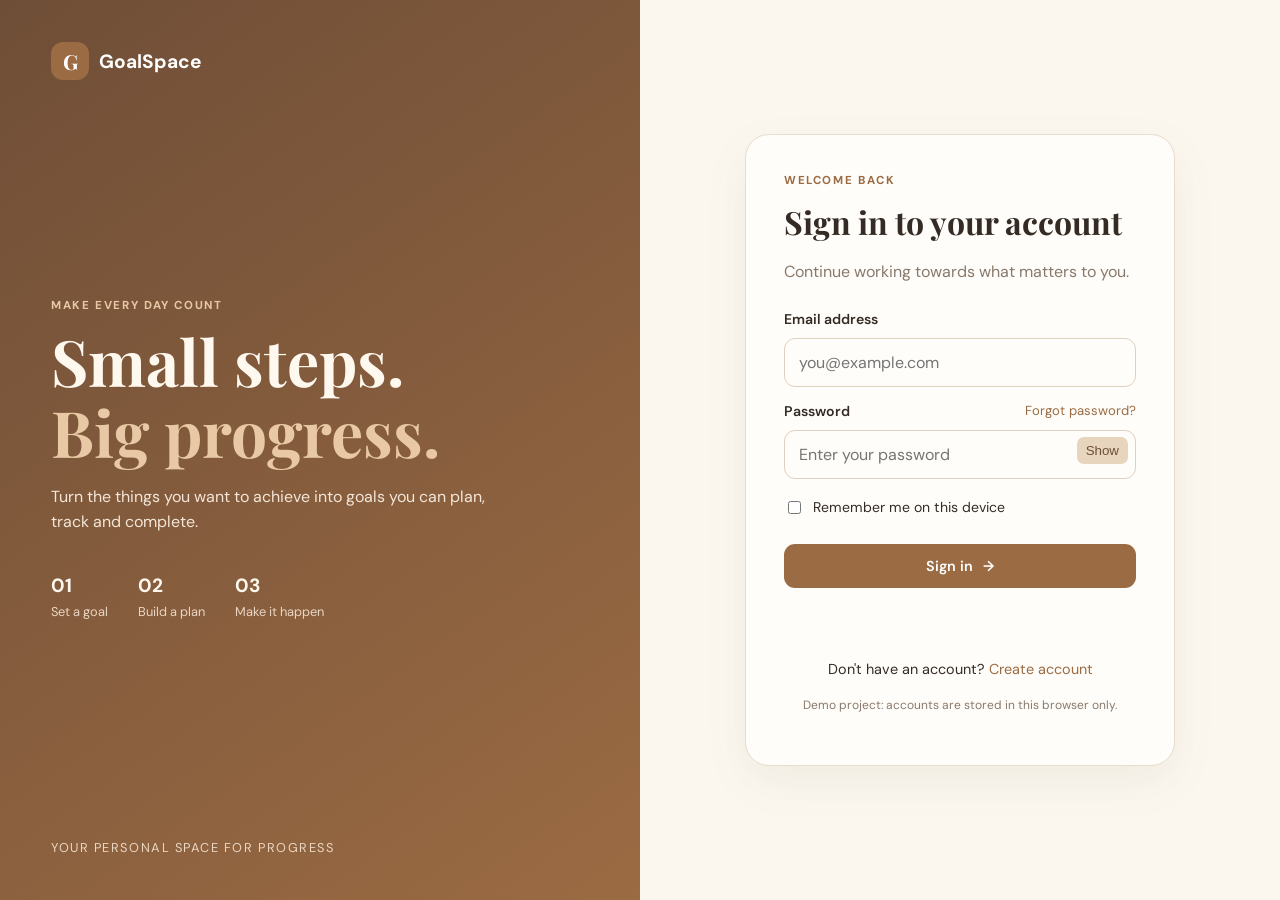
<file: index.html>
<!doctype html>
<html lang="en">
  <head>
    <meta charset="UTF-8" />
    <meta name="viewport" content="width=device-width,initial-scale=1" />
    <title>Login | GoalSpace</title>
    <link rel="stylesheet" href="css/style.css" />
    <script src="js/auth.js" defer></script>
  </head>
  <body class="auth-page">
    <main class="auth-shell">
      <section class="auth-visual">
        <a class="brand brand-light" href="index.html"
          ><span class="brand-mark">G</span> GoalSpace</a
        >
        <div class="visual-copy">
          <span class="eyebrow">MAKE EVERY DAY COUNT</span>
          <h1>Small steps.<br /><span>Big progress.</span></h1>
          <p>
            Turn the things you want to achieve into goals you can plan, track
            and complete.
          </p>
          <div class="visual-stats">
            <div><strong>01</strong><span>Set a goal</span></div>
            <div><strong>02</strong><span>Build a plan</span></div>
            <div><strong>03</strong><span>Make it happen</span></div>
          </div>
        </div>
        <p class="visual-footer">YOUR PERSONAL SPACE FOR PROGRESS</p>
      </section>
      <section class="auth-panel">
        <div class="auth-card">
          <div class="mobile-brand brand">
            <span class="brand-mark">G</span> GoalSpace
          </div>
          <span class="eyebrow">WELCOME BACK</span>
          <h2>Sign in to your account</h2>
          <p class="muted">Continue working towards what matters to you.</p>
          <form id="loginForm" class="auth-form" novalidate>
            <label for="loginEmail">Email address</label
            ><input
              id="loginEmail"
              type="email"
              placeholder="you@example.com"
            />
            <div class="label-row">
              <label for="loginPassword">Password</label
              ><a href="#" id="forgotLink">Forgot password?</a>
            </div>
            <div class="password-wrap">
              <input
                id="loginPassword"
                type="password"
                placeholder="Enter your password"
              /><button
                class="show-password"
                type="button"
                data-toggle="loginPassword"
              >
                Show
              </button>
            </div>
            <label class="check-row"
              ><input id="rememberMe" type="checkbox" /><span
                >Remember me on this device</span
              ></label
            ><button class="btn btn-primary btn-full" type="submit">
              Sign in <span>→</span>
            </button>
            <p id="loginMessage" class="form-message" aria-live="polite"></p>
          </form>
          <p class="auth-switch">
            Don't have an account? <a href="signup.html">Create account</a>
          </p>
          <p class="demo-note">
            Demo project: accounts are stored in this browser only.
          </p>
        </div>
      </section>
    </main>
  </body>
</html>
</file>
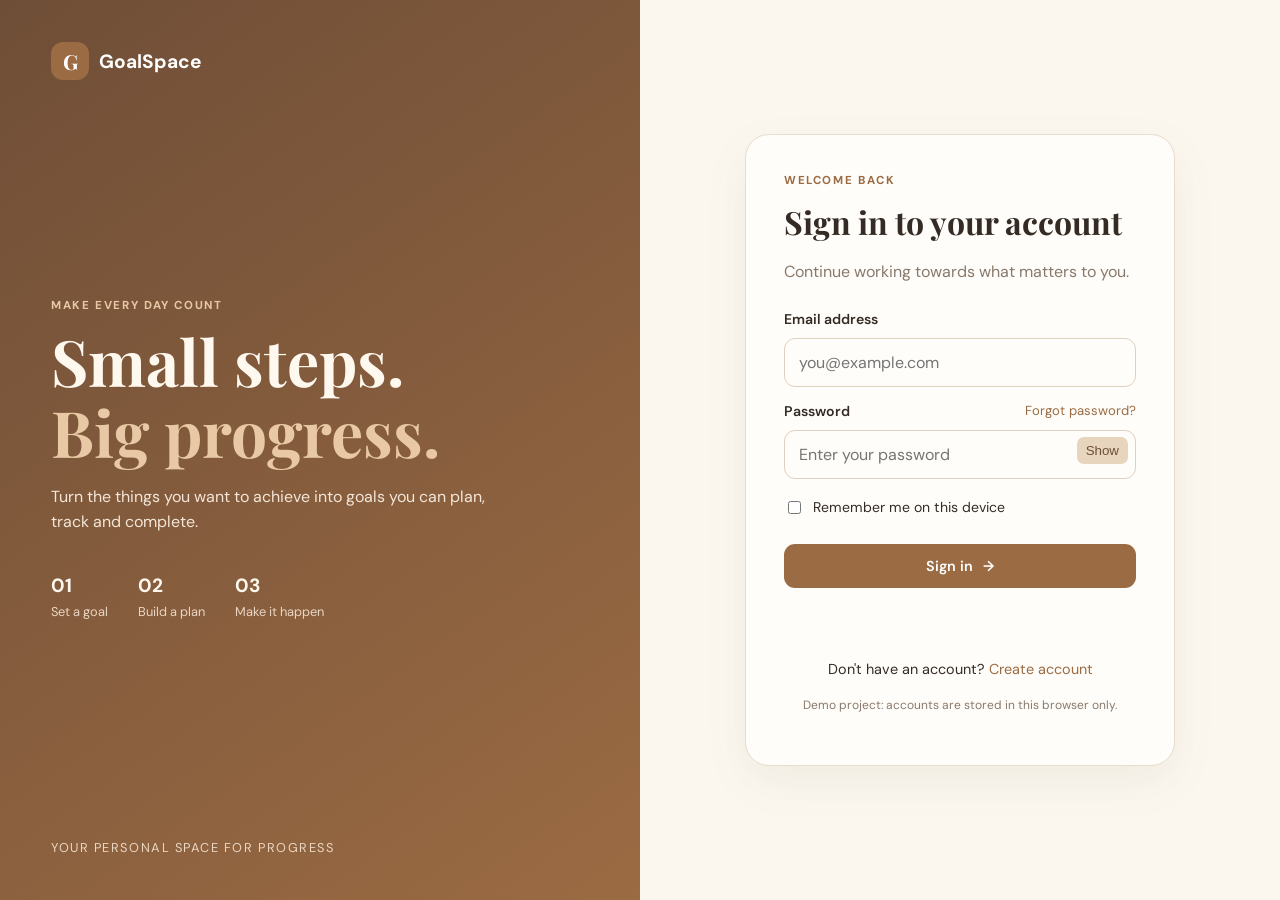
<file: add-goal.html>
<!doctype html>
<html lang="en">
  <head>
    <meta charset="UTF-8" />
    <meta name="viewport" content="width=device-width,initial-scale=1" />
    <title>Manage Goals | GoalSpace</title>
    <link rel="stylesheet" href="css/style.css" />
    <script src="js/common.js" defer></script>
    <script src="js/goals.js" defer></script>
  </head>
  <body class="app-page">
    <header class="topbar">
      <a class="brand" href="dashboard.html"
        ><span class="brand-mark">G</span> GoalSpace</a
      >
      <nav>
        <a href="dashboard.html">Dashboard</a
        ><a class="active" href="add-goal.html">Manage goals</a
        ><a href="progress.html">Progress</a
        ><a href="calendar.html">Calendar</a>
      </nav>
      <div class="user-area">
        <span id="userGreeting"></span
        ><button id="logoutBtn" class="btn btn-outline btn-small">
          Log out
        </button>
      </div>
    </header>
    <main class="page-wrap narrow-wrap">
      <section class="page-heading">
        <div>
          <span class="eyebrow">TAKE THE NEXT STEP</span>
          <h1 id="formTitle">Create a new goal</h1>
          <p class="muted">Be specific about what you want to achieve.</p>
        </div>
      </section>
      <section class="content-card">
        <form id="goalForm" class="goal-form">
          <input type="hidden" id="goalId" /><label for="goalName"
            >Goal title</label
          ><input
            id="goalName"
            placeholder="e.g. Learn JavaScript"
            required
            maxlength="70"
          /><label for="description">Description</label
          ><textarea
            id="description"
            rows="3"
            placeholder="What does success look like?"
          ></textarea>
          <div class="form-grid">
            <div>
              <label for="category">Category</label
              ><select id="category">
                <option>Personal</option>
                <option>Education</option>
                <option>Career</option>
                <option>Health</option>
                <option>Finance</option>
                <option>Other</option>
              </select>
            </div>
            <div>
              <label for="priority">Priority</label
              ><select id="priority">
                <option>Medium</option>
                <option>High</option>
                <option>Low</option>
              </select>
            </div>
            <div>
              <label for="startDate">Start date</label
              ><input id="startDate" type="date" />
            </div>
            <div>
              <label for="deadline">Deadline</label
              ><input id="deadline" type="date" />
            </div>
            <div>
              <label for="status">Status</label
              ><select id="status">
                <option>Pending</option>
                <option>In Progress</option>
                <option>Completed</option>
              </select>
            </div>
            <div>
              <label for="progress">Progress (%)</label
              ><input id="progress" type="number" min="0" max="100" value="0" />
            </div>
          </div>
          <p id="goalMessage" class="form-message" aria-live="polite"></p>
          <div class="form-actions">
            <a href="dashboard.html" class="btn btn-outline">Cancel</a
            ><button class="btn btn-primary" type="submit">Save goal</button>
          </div>
        </form>
      </section>
    </main>
  </body>
</html>
</file>
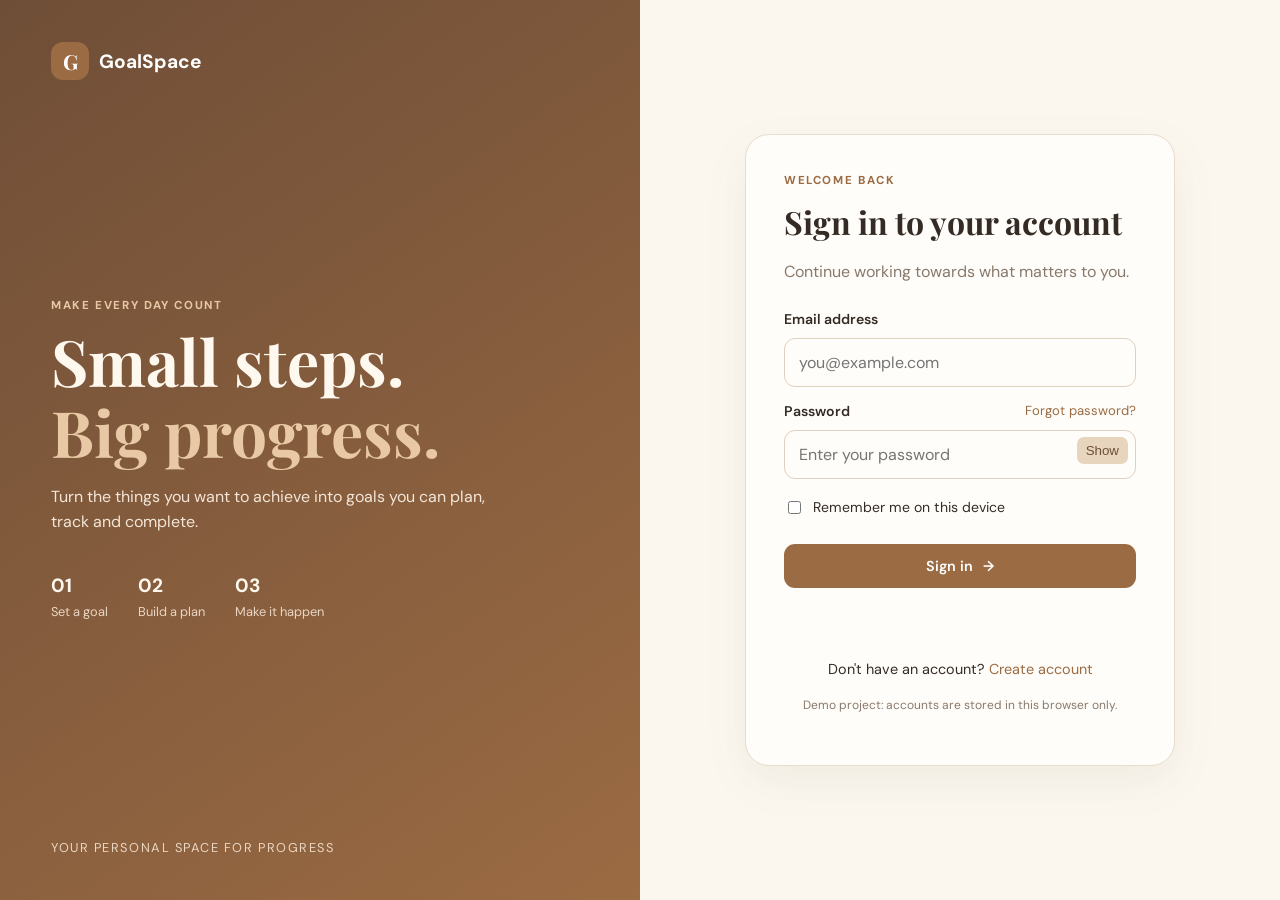
<file: calendar.html>
<!doctype html>
<html lang="en">
  <head>
    <meta charset="UTF-8" />
    <meta name="viewport" content="width=device-width,initial-scale=1" />
    <title>Calendar | GoalSpace</title>
    <link rel="stylesheet" href="css/style.css" />
    <script src="js/common.js" defer></script>
    <script src="js/calendar.js" defer></script>
  </head>
  <body class="app-page">
    <header class="topbar">
      <a class="brand" href="dashboard.html"
        ><span class="brand-mark">G</span> GoalSpace</a
      >
      <nav>
        <a href="dashboard.html">Dashboard</a
        ><a href="add-goal.html">Manage goals</a
        ><a href="progress.html">Progress</a
        ><a class="active" href="calendar.html">Calendar</a>
      </nav>
      <div class="user-area">
        <span id="userGreeting"></span
        ><button id="logoutBtn" class="btn btn-outline btn-small">
          Log out
        </button>
      </div>
    </header>
    <main class="page-wrap narrow-wrap">
      <section class="page-heading">
        <div>
          <span class="eyebrow">PLAN YOUR DAYS</span>
          <h1>Goal calendar</h1>
          <p class="muted">
            A compact monthly view of your goal deadlines and plans.
          </p>
        </div>
      </section>
      <section class="content-card calendar-card">
        <div class="calendar-head">
          <button
            class="btn btn-outline btn-small"
            id="prevMonth"
            aria-label="Previous month"
          >
            ‹
          </button>
          <h2 id="monthLabel"></h2>
          <button
            class="btn btn-outline btn-small"
            id="nextMonth"
            aria-label="Next month"
          >
            ›
          </button>
        </div>
        <div class="calendar-grid calendar-week">
          <span>Sun</span><span>Mon</span><span>Tue</span><span>Wed</span
          ><span>Thu</span><span>Fri</span><span>Sat</span>
        </div>
        <div id="calendarDays" class="calendar-grid"></div>
        <div class="calendar-legend">
          <span><i></i> Goal deadline</span
          ><span class="muted">Select a date to see its goals</span>
        </div>
        <div id="selectedDayGoals" class="day-details">
          Choose a date to view scheduled goals.
        </div>
      </section>
    </main>
  </body>
</html>
</file>
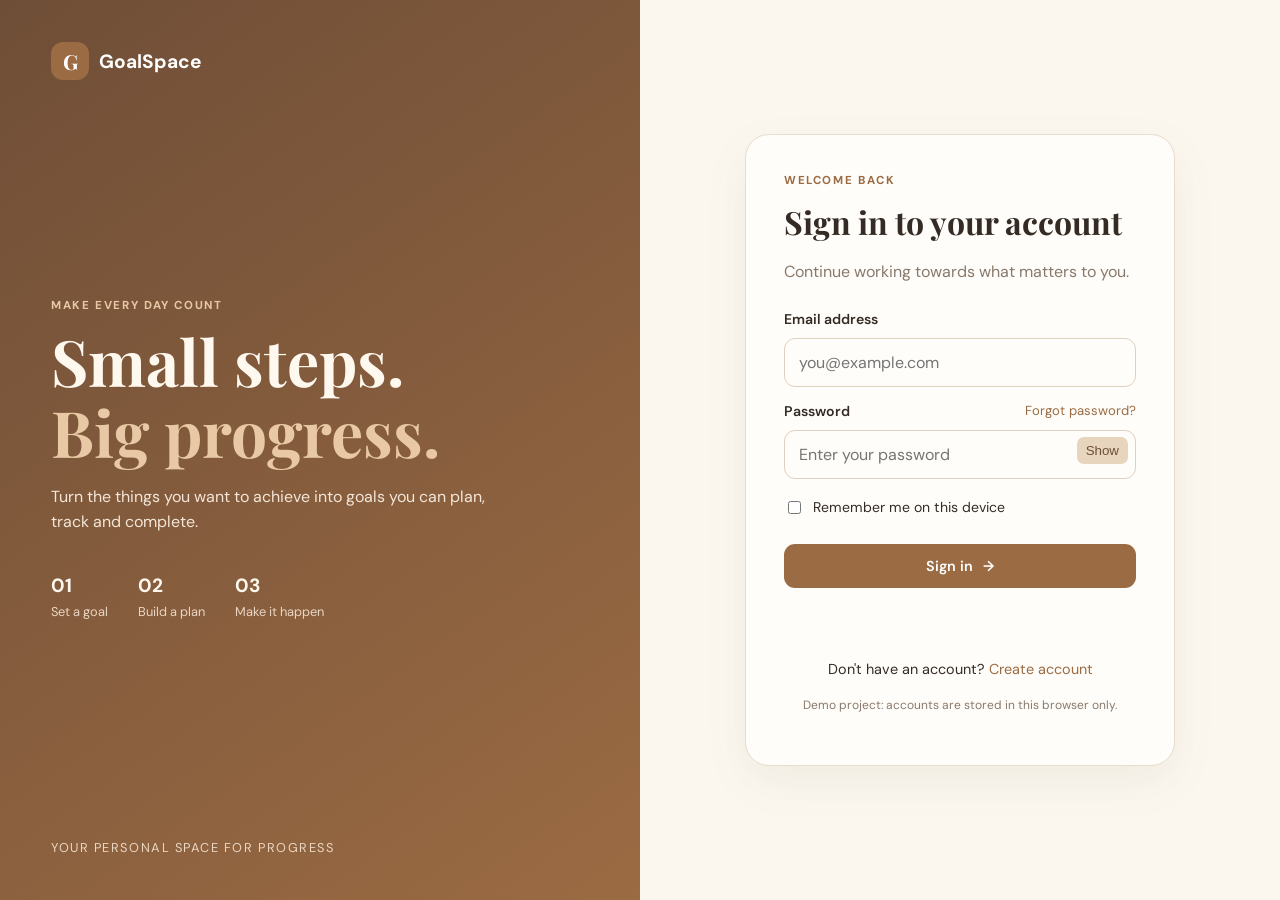
<file: dashboard.html>
<!doctype html>
<html lang="en">
  <head>
    <meta charset="UTF-8" />
    <meta name="viewport" content="width=device-width,initial-scale=1" />
    <title>Dashboard | GoalSpace</title>
    <link rel="stylesheet" href="css/style.css" />
    <script src="js/common.js" defer></script>
    <script src="js/dashboard.js" defer></script>
  </head>
  <body class="app-page">
    <header class="topbar">
      <a class="brand" href="dashboard.html"
        ><span class="brand-mark">G</span> GoalSpace</a
      >
      <nav>
        <a class="active" href="dashboard.html">Dashboard</a
        ><a href="add-goal.html">Manage goals</a
        ><a href="progress.html">Progress</a
        ><a href="calendar.html">Calendar</a>
      </nav>
      <div class="user-area">
        <span id="userGreeting"></span
        ><button id="logoutBtn" class="btn btn-outline btn-small">
          Log out
        </button>
      </div>
    </header>
    <main class="page-wrap">
      <section class="page-heading">
        <div>
          <span class="eyebrow">YOUR OVERVIEW</span>
          <h1>Good to see you, <span id="userName">there</span>.</h1>
          <p class="muted">
            Every goal starts with a decision. Keep moving forward.
          </p>
        </div>
        <a class="btn btn-primary" href="add-goal.html">＋ Add a goal</a>
      </section>
      <section class="stat-grid">
        <article class="stat-card">
          <span class="stat-icon purple">◎</span>
          <p>Total goals</p>
          <strong id="totalCount">0</strong><small>All your ambitions</small>
        </article>
        <article class="stat-card">
          <span class="stat-icon green">✓</span>
          <p>Completed</p>
          <strong id="completedCount">0</strong
          ><small>Goals you've achieved</small>
        </article>
        <article class="stat-card">
          <span class="stat-icon orange">◷</span>
          <p>In progress</p>
          <strong id="progressCount">0</strong><small>Work in motion</small>
        </article>
        <article class="stat-card">
          <span class="stat-icon blue">⌁</span>
          <p>Average progress</p>
          <strong id="averageCount">0%</strong><small>Across all goals</small>
        </article>
        <article class="stat-card">
          <span class="stat-icon orange">!</span>
          <p>Overdue</p>
          <strong id="overdueCount">0</strong
          ><small>Unfinished past deadlines</small>
        </article>
      </section>
      <section class="content-card">
        <div class="section-head">
          <div>
            <h2>Your goals</h2>
            <p class="muted">A clear view of what you're working on.</p>
          </div>
          <a href="add-goal.html" class="text-link">Manage goals →</a>
        </div>
        <div class="toolbar">
          <input
            id="searchGoals"
            type="search"
            placeholder="Search goals..."
          /><select id="filterStatus">
            <option value="all">All statuses</option>
            <option>Pending</option>
            <option>In Progress</option>
            <option>Completed</option></select
          ><select id="filterPriority">
            <option value="all">All priorities</option>
            <option>High</option>
            <option>Medium</option>
            <option>Low</option></select
          ><select id="sortGoals">
            <option value="deadline">Sort: Deadline</option>
            <option value="priority">Sort: Priority</option>
            <option value="name">Sort: Name</option>
            <option value="progress">Sort: Progress</option>
          </select>
        </div>
        <div id="goalList" class="goal-list"></div>
        <p id="emptyState" class="empty-state">
          No goals yet. Add your first goal to get started.
        </p>
      </section>
      <section class="dashboard-extras">
        <article class="content-card">
          <div class="section-head">
            <div>
              <h2>Weekly activity</h2>
              <p class="muted">Goals completed in the last seven days.</p>
            </div>
          </div>
          <div id="weeklyActivity" class="weekly-activity"></div>
        </article>
        <article class="content-card">
          <div class="section-head">
            <div>
              <h2>Upcoming reminders</h2>
              <p class="muted">Your next unfinished deadlines.</p>
            </div>
            <a class="text-link" href="calendar.html">Open calendar →</a>
          </div>
          <div id="upcomingReminders" class="reminder-list"></div>
        </article>
      </section>
    </main>
  </body>
</html>
</file>
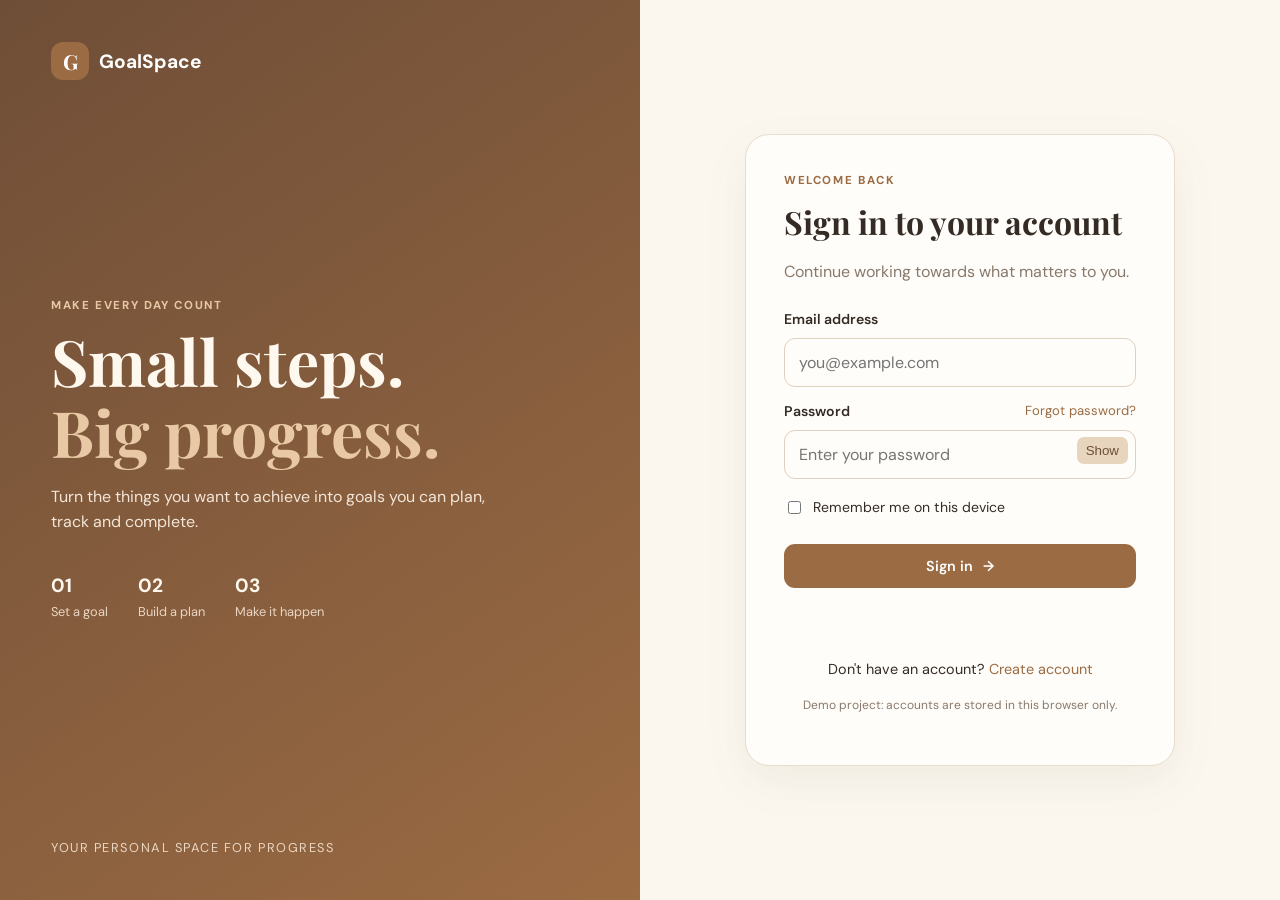
<file: progress.html>
<!doctype html>
<html lang="en">
  <head>
    <meta charset="UTF-8" />
    <meta name="viewport" content="width=device-width,initial-scale=1" />
    <title>Progress | GoalSpace</title>
    <link rel="stylesheet" href="css/style.css" />
    <script src="js/common.js" defer></script>
    <script src="js/progress.js" defer></script>
  </head>
  <body class="app-page">
    <header class="topbar">
      <a class="brand" href="dashboard.html"
        ><span class="brand-mark">G</span> GoalSpace</a
      >
      <nav>
        <a href="dashboard.html">Dashboard</a
        ><a href="add-goal.html">Manage goals</a
        ><a class="active" href="progress.html">Progress</a
        ><a href="calendar.html">Calendar</a>
      </nav>
      <div class="user-area">
        <span id="userGreeting"></span
        ><button id="logoutBtn" class="btn btn-outline btn-small">
          Log out
        </button>
      </div>
    </header>
    <main class="page-wrap">
      <section class="page-heading">
        <div>
          <span class="eyebrow">YOUR CONSISTENCY COUNTS</span>
          <h1>Progress report</h1>
          <p class="muted">See how far you've come, one goal at a time.</p>
        </div>
      </section>
      <section class="progress-overview content-card">
        <div>
          <span class="eyebrow">OVERALL COMPLETION</span
          ><strong id="overallPercent" class="big-percent">0%</strong>
          <p class="muted" id="overallText">
            Add goals to start tracking your progress.
          </p>
        </div>
        <div class="circle-progress" id="progressCircle">
          <span id="circlePercent">0%</span>
        </div>
      </section>
      <section class="content-card">
        <div class="section-head">
          <div>
            <h2>Progress by goal</h2>
            <p class="muted">
              Update a goal from Manage goals to change its progress.
            </p>
          </div>
        </div>
        <div id="progressList" class="goal-list"></div>
        <p id="progressEmpty" class="empty-state">No goals to show yet.</p>
      </section>
    </main>
  </body>
</html>
</file>
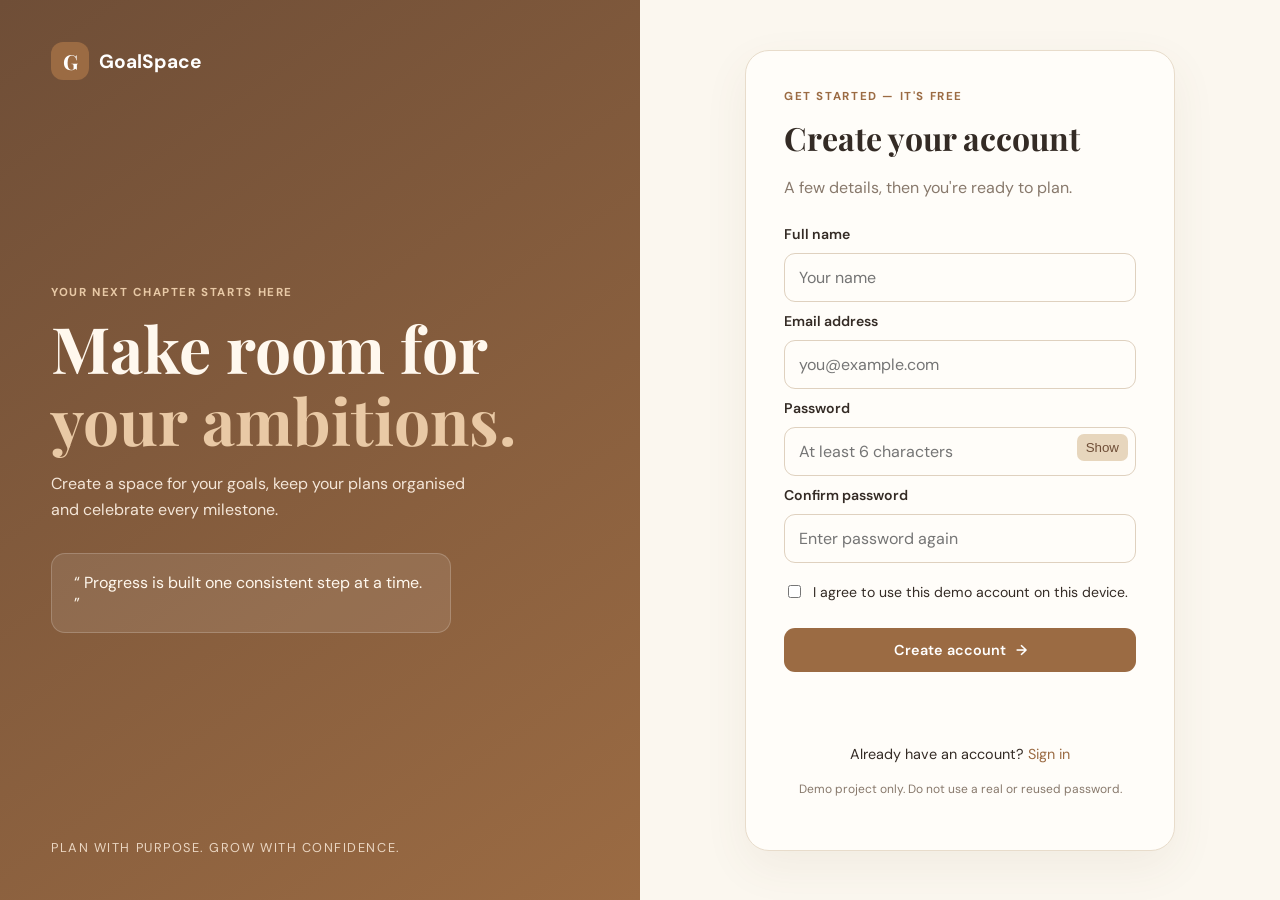
<file: signup.html>
<!doctype html>
<html lang="en">
  <head>
    <meta charset="UTF-8" />
    <meta name="viewport" content="width=device-width,initial-scale=1" />
    <title>Create Account | GoalSpace</title>
    <link rel="stylesheet" href="css/style.css" />
    <script src="js/auth.js" defer></script>
  </head>
  <body class="auth-page">
    <main class="auth-shell">
      <section class="auth-visual">
        <a class="brand brand-light" href="index.html"
          ><span class="brand-mark">G</span> GoalSpace</a
        >
        <div class="visual-copy">
          <span class="eyebrow">YOUR NEXT CHAPTER STARTS HERE</span>
          <h1>Make room for<br /><span>your ambitions.</span></h1>
          <p>
            Create a space for your goals, keep your plans organised and
            celebrate every milestone.
          </p>
          <div class="quote-card">
            “ Progress is built one consistent step at a time. ”
          </div>
        </div>
        <p class="visual-footer">PLAN WITH PURPOSE. GROW WITH CONFIDENCE.</p>
      </section>
      <section class="auth-panel">
        <div class="auth-card">
          <div class="mobile-brand brand">
            <span class="brand-mark">G</span> GoalSpace
          </div>
          <span class="eyebrow">GET STARTED — IT'S FREE</span>
          <h2>Create your account</h2>
          <p class="muted">A few details, then you're ready to plan.</p>
          <form id="signupForm" class="auth-form" novalidate>
            <label for="fullName">Full name</label
            ><input id="fullName" placeholder="Your name" /><label
              for="signupEmail"
              >Email address</label
            ><input
              id="signupEmail"
              type="email"
              placeholder="you@example.com"
            /><label for="signupPassword">Password</label>
            <div class="password-wrap">
              <input
                id="signupPassword"
                type="password"
                placeholder="At least 6 characters"
              /><button
                class="show-password"
                type="button"
                data-toggle="signupPassword"
              >
                Show
              </button>
            </div>
            <label for="confirmPassword">Confirm password</label
            ><input
              id="confirmPassword"
              type="password"
              placeholder="Enter password again"
            /><label class="check-row"
              ><input id="termsCheck" type="checkbox" /><span
                >I agree to use this demo account on this device.</span
              ></label
            ><button class="btn btn-primary btn-full" type="submit">
              Create account <span>→</span>
            </button>
            <p id="signupMessage" class="form-message" aria-live="polite"></p>
          </form>
          <p class="auth-switch">
            Already have an account? <a href="index.html">Sign in</a>
          </p>
          <p class="demo-note">
            Demo project only. Do not use a real or reused password.
          </p>
        </div>
      </section>
    </main>
  </body>
</html>
</file>
<file: css/style.css>
@import url("https://fonts.googleapis.com/css2?family=DM+Sans:wght@400;500;600;700&family=Playfair+Display:wght@600;700&display=swap");
:root {
  --beige: #f3eadb;
  --cream: #fbf7ef;
  --sand: #e7d6bd;
  --brown: #6f4e37;
  --ink: #342b25;
  --muted: #88796c;
  --accent: #9b6b43;
  --accent2: #c18b5c;
  --line: #e8dccb;
  --white: #fffdf9;
  --shadow: 0 16px 45px #6f4e3712;
}
* {
  box-sizing: border-box;
}
body {
  margin: 0;
  font-family: "DM Sans", sans-serif;
  color: var(--ink);
  background: var(--beige);
}
a {
  color: var(--accent);
  text-decoration: none;
}
a:hover {
  text-decoration: underline;
}
h1,
h2 {
  font-family: "Playfair Display", serif;
  margin: 0 0 12px;
}
p {
  line-height: 1.6;
}
.muted {
  color: var(--muted);
}
.eyebrow {
  font-size: 0.72rem;
  letter-spacing: 0.14em;
  font-weight: 700;
  color: var(--accent);
  display: block;
  margin-bottom: 12px;
}
.brand {
  display: inline-flex;
  align-items: center;
  gap: 10px;
  font-weight: 700;
  color: var(--ink);
  font-size: 1.2rem;
}
.brand-mark {
  display: grid;
  place-items: center;
  width: 38px;
  height: 38px;
  border-radius: 12px;
  background: var(--accent);
  color: white;
  font-family: "Playfair Display";
  font-size: 1.3rem;
}
.auth-page {
  background: var(--cream);
  min-height: 100vh;
}
.auth-shell {
  min-height: 100vh;
  display: grid;
  grid-template-columns: 1fr 1fr;
}
.auth-visual {
  background: linear-gradient(145deg, #6f4e37, #9b6b43);
  color: #fff8ee;
  padding: 42px 8%;
  display: flex;
  flex-direction: column;
  position: relative;
  overflow: hidden;
}
.brand-light {
  color: white;
}
.visual-copy {
  margin: auto 0;
  max-width: 520px;
  position: relative;
  z-index: 1;
}
.visual-copy .eyebrow {
  color: #e8c9a6;
}
.visual-copy h1 {
  font-size: clamp(2.5rem, 5vw, 4.4rem);
  line-height: 1.12;
}
.visual-copy h1 span {
  color: #e9c9a5;
}
.visual-copy p {
  max-width: 440px;
  color: #f4e6d8;
}
.visual-stats {
  display: flex;
  gap: 30px;
  margin-top: 38px;
}
.visual-stats div {
  display: grid;
  gap: 5px;
}
.visual-stats strong {
  font-size: 1.2rem;
}
.visual-stats span,
.visual-footer {
  font-size: 0.8rem;
  color: #ead6c2;
}
.visual-footer {
  margin: 0;
  letter-spacing: 0.12em;
}
.auth-panel {
  display: grid;
  place-items: center;
  padding: 35px;
}
.auth-card {
  width: min(100%, 430px);
  background: var(--white);
  padding: 38px;
  border: 1px solid var(--line);
  border-radius: 24px;
  box-shadow: var(--shadow);
}
.auth-card h2 {
  font-size: 2rem;
}
.mobile-brand {
  display: none;
  margin-bottom: 25px;
}
.auth-form,
.goal-form {
  display: grid;
  gap: 10px;
  margin-top: 25px;
}
label {
  font-size: 0.88rem;
  font-weight: 600;
}
.auth-form input,
.goal-form input,
.goal-form textarea,
.goal-form select,
.toolbar input,
.toolbar select {
  width: 100%;
  padding: 13px 14px;
  border: 1px solid #dfd1bf;
  border-radius: 11px;
  background: #fffdf9;
  color: var(--ink);
  font: inherit;
  outline: none;
}
.auth-form input:focus,
.goal-form input:focus,
.goal-form textarea:focus,
.goal-form select:focus {
  border-color: var(--accent2);
  box-shadow: 0 0 0 3px #c18b5c20;
}
.label-row {
  display: flex;
  justify-content: space-between;
  align-items: center;
  margin-top: 5px;
}
.label-row a {
  font-size: 0.82rem;
}
.password-wrap {
  display: flex;
  position: relative;
}
.password-wrap input {
  padding-right: 65px;
}
.show-password {
  position: absolute;
  right: 8px;
  top: 7px;
  border: 0;
  background: var(--sand);
  color: var(--brown);
  border-radius: 7px;
  padding: 6px 9px;
  cursor: pointer;
}
.check-row {
  display: flex;
  align-items: center;
  gap: 9px;
  margin: 9px 0;
  font-weight: 400;
}
.check-row input {
  width: auto;
}
.btn {
  display: inline-flex;
  align-items: center;
  justify-content: center;
  gap: 10px;
  padding: 12px 18px;
  border-radius: 11px;
  border: 1px solid transparent;
  font: 600 0.9rem "DM Sans";
  cursor: pointer;
  transition:
    transform 0.2s,
    background 0.2s,
    box-shadow 0.2s;
}
.btn:hover {
  transform: translateY(-2px);
  box-shadow: 0 8px 18px #6f4e3720;
}
.btn-primary {
  background: var(--accent);
  color: white;
}
.btn-primary:hover {
  background: #805a3d;
}
.btn-outline {
  border-color: #d8c6b0;
  background: transparent;
  color: var(--brown);
}
.btn-outline:hover {
  background: #eadcc9;
}
.btn-full {
  width: 100%;
  margin-top: 8px;
}
.btn-small {
  padding: 8px 12px;
  font-size: 0.8rem;
}
.auth-switch {
  text-align: center;
  font-size: 0.9rem;
  margin-top: 20px;
}
.demo-note {
  font-size: 0.75rem;
  color: var(--muted);
  text-align: center;
}
.form-message {
  font-size: 0.85rem;
  color: #a34535;
  min-height: 1em;
}
.quote-card {
  margin-top: 30px;
  padding: 18px 22px;
  background: #ffffff18;
  border: 1px solid #ffffff30;
  border-radius: 14px;
  max-width: 400px;
}
.app-page {
  min-height: 100vh;
  background: var(--beige);
}
.topbar {
  height: auto;
  min-height: 78px;
  padding: 14px 5%;
  display: flex;
  align-items: center;
  gap: 28px;
  background: var(--cream);
  border-bottom: 1px solid var(--line);
  position: sticky;
  top: 0;
  z-index: 5;
}
.topbar nav {
  display: flex;
  gap: 7px;
  flex: 1;
  flex-wrap: wrap;
}
.topbar nav a {
  padding: 10px 12px;
  border-radius: 9px;
  color: var(--muted);
  font-size: 0.86rem;
}
.topbar nav a:hover,
.topbar nav a.active {
  background: #eadcc9;
  color: var(--brown);
  text-decoration: none;
}
.user-area {
  display: flex;
  align-items: center;
  gap: 14px;
  font-size: 0.85rem;
}
.page-wrap {
  width: min(1120px, 90%);
  margin: 42px auto 70px;
}
.narrow-wrap {
  width: min(790px, 90%);
}
.page-heading {
  display: flex;
  justify-content: space-between;
  align-items: center;
  gap: 20px;
  margin-bottom: 28px;
}
.page-heading h1 {
  font-size: 2.5rem;
}
.stat-grid {
  display: grid;
  grid-template-columns: repeat(4, 1fr);
  gap: 16px;
  margin-bottom: 25px;
}
.stat-card,
.content-card {
  background: var(--cream);
  border: 1px solid var(--line);
  border-radius: 18px;
  padding: 24px;
  box-shadow: var(--shadow);
}
.stat-card p {
  margin: 12px 0 4px;
  color: var(--muted);
  font-size: 0.88rem;
}
.stat-card strong {
  font-size: 2rem;
}
.stat-card small {
  display: block;
  color: var(--muted);
  margin-top: 5px;
}
.stat-icon {
  display: grid;
  place-items: center;
  width: 38px;
  height: 38px;
  border-radius: 12px;
  background: #eadcc9;
  color: var(--brown);
  font-size: 1.2rem;
}
.section-head,
.calendar-head {
  display: flex;
  justify-content: space-between;
  align-items: center;
  gap: 16px;
}
.section-head h2,
.content-card h2 {
  font-size: 1.35rem;
}
.toolbar {
  display: flex;
  gap: 12px;
  margin: 20px 0;
}
.toolbar input {
  flex: 1;
}
.toolbar select {
  max-width: 190px;
}
.goal-list {
  display: grid;
  gap: 12px;
}
.goal-item {
  border: 1px solid var(--line);
  border-radius: 13px;
  padding: 17px;
  background: #fffdf9;
  display: flex;
  justify-content: space-between;
  gap: 18px;
}
.goal-item h3 {
  margin: 0 0 6px;
  font-size: 1rem;
}
.goal-item p {
  margin: 0;
  color: var(--muted);
  font-size: 0.85rem;
}
.goal-actions {
  display: flex;
  gap: 8px;
  align-items: center;
}
.text-link {
  font-weight: 600;
}
.empty-state {
  color: var(--muted);
  text-align: center;
  padding: 20px;
}
.goal-form {
  margin-top: 0;
}
.goal-form textarea {
  resize: vertical;
}
.form-grid {
  display: grid;
  grid-template-columns: 1fr 1fr;
  gap: 15px;
}
.form-grid > div {
  display: grid;
  gap: 8px;
}
.form-actions {
  display: flex;
  justify-content: flex-end;
  gap: 10px;
  margin-top: 15px;
}
.progress-overview {
  display: flex;
  justify-content: space-between;
  align-items: center;
  margin-bottom: 24px;
}
.big-percent {
  font-size: 3rem;
  display: block;
}
.circle-progress {
  width: 110px;
  height: 110px;
  border-radius: 50%;
  display: grid;
  place-items: center;
  background: conic-gradient(var(--accent) 0deg, #e5d7c5 0deg);
  position: relative;
}
.circle-progress:before {
  content: "";
  position: absolute;
  inset: 10px;
  background: var(--cream);
  border-radius: 50%;
}
.circle-progress span {
  position: relative;
  font-weight: 700;
}
.calendar-card {
  max-width: 650px;
  margin: auto;
  padding: 25px;
}
.calendar-head {
  margin-bottom: 20px;
}
.calendar-head h2 {
  margin: 0;
}
.calendar-grid {
  display: grid;
  grid-template-columns: repeat(7, minmax(0, 1fr));
  gap: 7px;
}
.calendar-week {
  margin-bottom: 8px;
  text-align: center;
  color: var(--muted);
  font-size: 0.75rem;
  font-weight: 700;
}
.calendar-day {
  min-height: 54px;
  border: 1px solid var(--line);
  border-radius: 10px;
  background: #fffdf9;
  color: var(--ink);
  cursor: pointer;
  position: relative;
  font: inherit;
}
.calendar-day:hover {
  background: #eadcc9;
}
.calendar-day.outside {
  opacity: 0.35;
}
.calendar-day.today {
  border: 2px solid var(--accent);
}
.calendar-day.selected {
  background: var(--accent);
  color: white;
}
.calendar-day.has-goal:after {
  content: "";
  width: 6px;
  height: 6px;
  border-radius: 50%;
  background: #b87a45;
  position: absolute;
  bottom: 7px;
  left: calc(50% - 3px);
}
.calendar-day.selected.has-goal:after {
  background: white;
}
.calendar-legend {
  display: flex;
  justify-content: space-between;
  gap: 10px;
  margin: 18px 0 12px;
  font-size: 0.78rem;
}
.calendar-legend i {
  display: inline-block;
  width: 7px;
  height: 7px;
  border-radius: 50%;
  background: #b87a45;
  margin-right: 5px;
}
.day-details {
  padding: 14px;
  background: #f3eadb;
  border-radius: 11px;
  font-size: 0.88rem;
}
.project-hero {
  background: linear-gradient(120deg, #f8efe2, #ead8c2);
  margin-bottom: 20px;
}
.project-tag {
  font-size: 0.75rem;
  letter-spacing: 0.13em;
  color: var(--accent);
  font-weight: 700;
}
.project-hero h2 {
  font-size: 2rem;
  margin-top: 8px;
}
.project-grid {
  display: grid;
  grid-template-columns: 1fr 1.4fr;
  gap: 20px;
}
.member-list {
  list-style: none;
  padding: 0;
  margin: 0;
}
.member-list li {
  padding: 13px 0;
  border-bottom: 1px solid var(--line);
  display: grid;
  gap: 4px;
}
.member-list span {
  font-size: 0.8rem;
  color: var(--muted);
}
@media (max-width: 900px) {
  .auth-shell {
    grid-template-columns: 1fr;
  }
  .auth-visual {
    display: none;
  }
  .mobile-brand {
    display: flex;
  }
  .topbar {
    flex-wrap: wrap;
    gap: 12px;
  }
  .topbar nav {
    order: 3;
    flex-basis: 100%;
  }
  .user-area {
    margin-left: auto;
  }
  .stat-grid {
    grid-template-columns: repeat(2, 1fr);
  }
  .project-grid {
    grid-template-columns: 1fr;
  }
}
@media (max-width: 560px) {
  .auth-panel {
    padding: 18px;
  }
  .auth-card {
    padding: 25px;
  }
  .page-wrap {
    margin-top: 28px;
  }
  .page-heading {
    align-items: flex-start;
    flex-direction: column;
  }
  .page-heading h1 {
    font-size: 2rem;
  }
  .stat-grid {
    gap: 10px;
  }
  .stat-card {
    padding: 16px;
  }
  .stat-card strong {
    font-size: 1.6rem;
  }
  .content-card {
    padding: 17px;
  }
  .form-grid {
    grid-template-columns: 1fr;
  }
  .toolbar {
    flex-direction: column;
  }
  .toolbar select {
    max-width: none;
  }
  .calendar-card {
    padding: 14px;
  }
  .calendar-day {
    min-height: 42px;
  }
  .calendar-grid {
    gap: 4px;
  }
  .calendar-legend {
    flex-direction: column;
  }
  .goal-item {
    flex-direction: column;
  }
  .topbar nav a {
    padding: 8px;
    font-size: 0.78rem;
  }
}
/* Added dashboard features inspired by the comparison website */
.stat-grid {
  grid-template-columns: repeat(5, minmax(0, 1fr));
}
.dashboard-extras {
  display: grid;
  grid-template-columns: 1fr 1fr;
  gap: 18px;
  margin-top: 22px;
}
.mini-track {
  height: 6px;
  max-width: 340px;
  background: #eadfce;
  border-radius: 10px;
  overflow: hidden;
  margin-top: 10px;
}
.mini-track span {
  display: block;
  height: 100%;
  background: var(--accent2);
  border-radius: 10px;
}
.weekly-activity {
  height: 150px;
  display: flex;
  align-items: end;
  justify-content: space-around;
  gap: 12px;
  border-bottom: 1px solid var(--line);
  padding: 10px 8px 0;
}
.activity-day {
  height: 100%;
  display: flex;
  flex: 1;
  flex-direction: column;
  align-items: center;
  justify-content: end;
  gap: 8px;
}
.activity-bar {
  width: min(28px, 75%);
  min-height: 5px;
  background: linear-gradient(180deg, #c18b5c, #9b6b43);
  border-radius: 7px 7px 2px 2px;
}
.activity-day span {
  font-size: 0.75rem;
  color: var(--muted);
}
.reminder-list {
  display: grid;
  gap: 10px;
}
.reminder-item {
  padding: 13px 15px;
  background: #f3eadb;
  border-radius: 11px;
  display: grid;
  gap: 5px;
}
.reminder-item strong {
  font-size: 0.9rem;
}
.reminder-item span {
  font-size: 0.78rem;
  color: var(--muted);
}
@media (max-width: 900px) {
  .stat-grid {
    grid-template-columns: repeat(2, 1fr);
  }
  .dashboard-extras {
    grid-template-columns: 1fr;
  }
}
</file>
